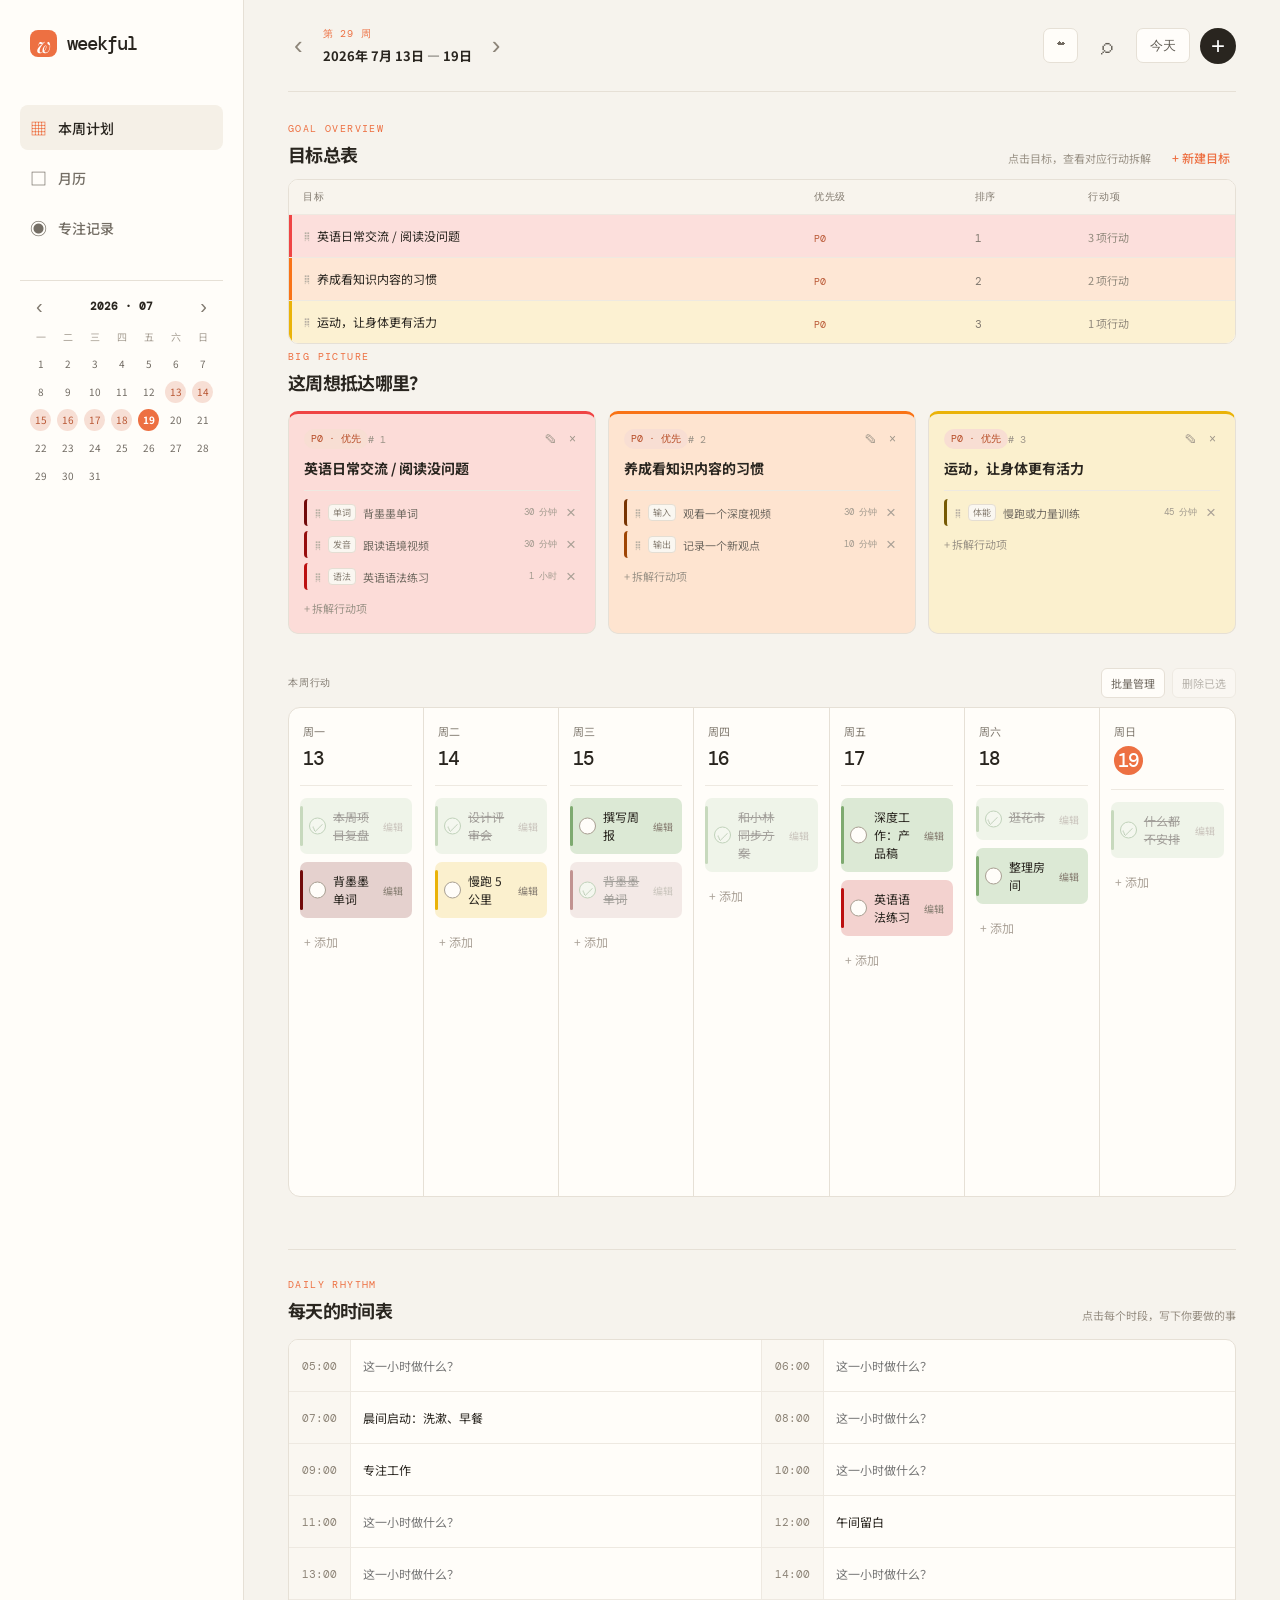
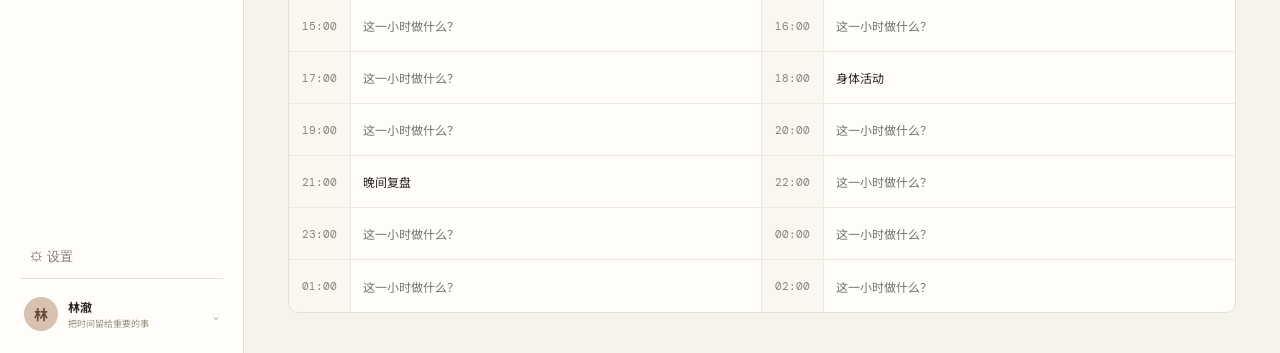
<file: weekly-planner.html>
<!doctype html>
<html lang="zh-CN">
  <head>
    <meta charset="UTF-8" />
    <meta name="viewport" content="width=device-width, initial-scale=1.0" />
    <title>本周，慢慢来</title>
    <link rel="preconnect" href="https://fonts.googleapis.com" />
    <link rel="preconnect" href="https://fonts.gstatic.com" crossorigin />
    <link href="https://fonts.googleapis.com/css2?family=DM+Mono:wght@400;500&family=Noto+Sans+SC:wght@400;500;600;700&family=Playfair+Display:ital,wght@0,600;0,700;1,600&display=swap" rel="stylesheet" />
    <style>
:root{--ink:#29251f;--muted:#817a70;--line:#e6e0d6;--paper:#fcfbf8;--cream:#f4efe6;--orange:#ed7042;--blue:#dce9ed;--green:#dce9d5;--yellow:#f9ebc7}*{box-sizing:border-box}body{margin:0;background:#f6f3ed;color:var(--ink);font-family:'Noto Sans SC',sans-serif;font-size:14px}.app-shell{min-height:100vh;display:grid;grid-template-columns:244px 1fr}.sidebar{background:#fffdf9;border-right:1px solid var(--line);padding:30px 20px 20px;display:flex;flex-direction:column}.brand{display:flex;align-items:center;gap:10px;color:var(--ink);font-family:'DM Mono',monospace;font-size:19px;font-weight:500;text-decoration:none;letter-spacing:-1px;padding:0 10px}.brand-mark{width:27px;height:27px;border-radius:8px;color:white;background:var(--orange);display:grid;place-items:center;font-family:'Playfair Display';font-style:italic;font-size:21px}.nav{margin:48px 0 30px;display:grid;gap:5px}.nav-item{padding:10px;border-radius:8px;text-decoration:none;color:#746e65;display:flex;gap:12px;align-items:center;font-weight:500}.nav-item span{font-size:17px;width:16px;text-align:center}.nav-item.active{color:var(--ink);background:#f5f0e7}.nav-item.active span{color:var(--orange)}.mini-calendar{padding:18px 10px;border-top:1px solid var(--line)}.cal-title{display:flex;justify-content:space-between;align-items:center;margin-bottom:16px;font-family:'DM Mono',monospace;font-size:11px}.cal-title button{border:0;background:none;font-size:20px;line-height:12px;color:#817a70;cursor:pointer}.week-labels,.dates{display:grid;grid-template-columns:repeat(7,1fr);text-align:center;gap:6px}.week-labels{color:#a59d92;font-size:10px;margin-bottom:9px}.dates span{height:22px;font-size:10px;line-height:22px;border-radius:50%;color:#716b63}.dates .today{background:var(--orange);color:white;font-weight:700}.dates .week{background:#f7dfd5;color:#b95835}.sidebar-bottom{margin-top:auto}.settings{border:0;background:none;color:var(--muted);padding:12px 10px;cursor:pointer}.profile{border-top:1px solid var(--line);padding:18px 4px 2px;display:flex;align-items:center;gap:10px}.avatar{width:34px;height:34px;border-radius:50%;display:grid;place-items:center;background:#d7c2af;color:#644a39;font-weight:700}.profile b,.profile small{display:block}.profile b{font-size:12px}.profile small{font-size:9px;color:#999185;margin-top:2px}.profile>span{margin-left:auto;color:#999}.workspace{padding:0 44px 40px;max-width:1550px;width:100%;margin:auto}.topbar{height:92px;display:flex;align-items:center;justify-content:space-between;border-bottom:1px solid var(--line)}.week-switch{display:flex;align-items:center;gap:14px}.week-switch button{border:0;background:none;font-size:26px;color:#8d8579;cursor:pointer}.week-switch span{display:block;color:var(--orange);font:10px 'DM Mono';letter-spacing:.08em;margin-bottom:4px}.week-switch b{font-size:13px}.top-actions{display:flex;gap:10px;align-items:center}.icon-btn,.today-btn{height:35px;border:1px solid var(--line);background:#fffdfa;border-radius:7px;padding:0 13px;color:#625d55;cursor:pointer}.icon-btn{font-size:23px;border:0;background:transparent}.round-btn{width:36px;height:36px;border:0;border-radius:50%;background:var(--ink);color:white;font-size:24px;cursor:pointer}.hero{padding:54px 0 37px;display:flex;justify-content:space-between;align-items:end}.eyebrow{font:10px 'DM Mono',monospace;letter-spacing:.14em;color:var(--orange);margin:0 0 12px}.hero h1{font:600 38px/1.25 'Noto Sans SC',sans-serif;letter-spacing:-1.5px;margin:0}.hero h1 em{font-family:'Playfair Display';font-weight:600;color:var(--orange);letter-spacing:0}.subline{color:var(--muted);margin:11px 0 0;font-size:13px}.progress-card{width:245px;padding:15px 17px;background:#fffdf9;border:1px solid var(--line);border-radius:10px}.progress-copy{display:flex;justify-content:space-between;font-size:12px}.progress-copy b{font-family:'DM Mono';font-size:11px}.progress-track{height:5px;background:#eee8df;border-radius:10px;margin:12px 0 9px;overflow:hidden}.progress-track i{display:block;width:50%;height:100%;background:var(--orange);border-radius:inherit;transition:.3s}.progress-card p{font-size:10px;color:var(--muted);margin:0}.week-grid{display:grid;grid-template-columns:repeat(7,minmax(135px,1fr));border:1px solid var(--line);border-radius:12px;background:#fffdf9;overflow:hidden;min-height:490px}.day-column{border-right:1px solid var(--line);padding:15px 11px}.day-column:last-child{border:0}.day-head{padding:0 3px 14px;border-bottom:1px solid #eee9e1;margin-bottom:12px}.day-head .dow{display:block;font-size:11px;color:var(--muted);margin-bottom:7px}.day-head strong{font:500 19px 'DM Mono';letter-spacing:-1px}.day-column.today-col .day-head strong{display:grid;place-items:center;width:29px;height:29px;border-radius:50%;background:var(--orange);color:#fff}.task{position:relative;padding:10px 8px 10px 12px;border-radius:7px;margin-bottom:8px;background:var(--cream);font-size:12px;line-height:1.5;cursor:pointer;transition:transform .15s}.task:hover{transform:translateY(-2px)}.task::before{content:'';position:absolute;left:0;top:8px;bottom:8px;width:3px;border-radius:2px;background:#b7a793}.task.work{background:var(--blue)}.task.work::before{background:#6e99a6}.task.life{background:var(--yellow)}.task.life::before{background:#d4a654}.task.focus{background:var(--green)}.task.focus::before{background:#7eaa70}.task time{font:9px 'DM Mono';color:#77756e;display:block;margin-bottom:4px}.task.done{opacity:.43;text-decoration:line-through}.task.done::after{content:'✓';position:absolute;right:8px;top:9px;text-decoration:none;color:#487b40;font-weight:bold}.add-inline{width:100%;color:#aaa197;border:0;background:transparent;text-align:left;padding:7px 4px;cursor:pointer;font:12px 'Noto Sans SC'}.add-inline:hover{color:var(--orange)}.floating-add{margin:22px auto 0;display:flex;gap:8px;align-items:center;border:0;background:none;color:#756e65;cursor:pointer;font:13px 'Noto Sans SC'}.floating-add span{display:grid;place-items:center;border:1px solid #bdb6ab;border-radius:50%;height:22px;width:22px;font-size:18px;font-weight:300}dialog{border:0;border-radius:16px;padding:0;box-shadow:0 24px 80px #40372a4d;width:min(410px,calc(100vw - 32px));color:var(--ink)}dialog::backdrop{background:#28221bb0}dialog form{padding:31px;position:relative}.close{position:absolute;right:14px;top:9px;border:0;background:none;font-size:27px;color:#8c8479;cursor:pointer}dialog h2{font-size:24px;margin:0 0 26px;letter-spacing:-1px}label{display:block;font-size:12px;font-weight:600;margin:14px 0;color:#5e584f}input,select{display:block;width:100%;margin-top:7px;padding:11px;border:1px solid var(--line);border-radius:7px;background:#fffdf9;font:13px 'Noto Sans SC';color:var(--ink);outline-color:var(--orange)}.form-row{display:grid;grid-template-columns:1fr 1fr;gap:12px}.save-btn{margin-top:24px;width:100%;border:0;background:var(--ink);color:white;border-radius:8px;padding:12px;font:500 13px 'Noto Sans SC';cursor:pointer}@media(max-width:900px){.app-shell{grid-template-columns:1fr}.sidebar{display:none}.workspace{padding:0 20px 32px}.week-grid{overflow-x:auto;grid-template-columns:repeat(7,150px)}.hero{align-items:start;gap:25px;flex-direction:column}.progress-card{width:100%}}@media(max-width:520px){.topbar{height:76px}.week-switch b{font-size:11px}.hero{padding-top:36px}.hero h1{font-size:30px}.today-btn{display:none}}
.goals-section{padding:0 0 34px}.section-heading{display:flex;align-items:end;justify-content:space-between;margin-bottom:16px}.section-heading .eyebrow{margin-bottom:6px}.section-heading h2{font-size:18px;letter-spacing:-.7px;margin:0}.text-add{border:0;background:none;color:var(--orange);font:500 12px 'Noto Sans SC';cursor:pointer}.goals-grid{display:grid;grid-template-columns:repeat(3,minmax(220px,1fr));gap:12px}.goal-card{position:relative;background:#fffdf9;border:1px solid var(--line);border-radius:10px;padding:15px;min-height:160px}.goal-card.priority-p0{border-top:3px solid var(--orange)}.goal-meta{display:flex;justify-content:space-between;align-items:center;margin-bottom:9px}.priority-pill{font:10px 'DM Mono';padding:3px 7px;border-radius:10px;background:#f8ded3;color:#b64c26}.priority-pill.p1{background:#eee6d9;color:#806c54}.priority-pill.p2{background:#e3ece0;color:#5e8058}.rank{font:10px 'DM Mono';color:#9b9387}.goal-card h3{margin:0 0 12px;font-size:14px;line-height:1.45}.action-list{border-top:1px solid #eee9e1;padding-top:8px;display:grid;gap:5px}.action-row{display:flex;align-items:center;gap:7px;font-size:11px;color:#716a61}.action-dot{width:5px;height:5px;border-radius:50%;background:#9bb6bc}.action-duration{margin-left:auto;color:#a19a8e;font:9px 'DM Mono'}.add-action{margin-top:8px;border:0;background:none;color:#9b9387;padding:2px 0;font:11px 'Noto Sans SC';cursor:pointer}.add-action:hover{color:var(--orange)}.goal-empty{border:1px dashed #cfc6b9;background:transparent;display:grid;place-items:center;color:#928a7d;min-height:160px;border-radius:10px;font-size:12px}.weekday-picker{display:none;margin-top:12px;padding:10px;border:1px solid var(--line);background:#faf7f1;border-radius:7px;font-size:11px;color:#716a61}.weekday-picker.show{display:block}.weekday-picker>div{display:flex;gap:5px;margin-top:8px}.weekday-picker label{margin:0;cursor:pointer}.weekday-picker input{display:none}.weekday-picker label span{display:grid;place-items:center;width:26px;height:26px;border:1px solid #d9d2c8;border-radius:50%;font-size:10px;background:#fffdf9}.weekday-picker input:checked+span{background:var(--orange);border-color:var(--orange);color:white}@media(max-width:900px){.goals-grid{overflow-x:auto;grid-template-columns:repeat(3,250px)}}
.action-row{width:100%;border:0;background:transparent;padding:3px 0;text-align:left;cursor:pointer;font:11px 'Noto Sans SC'}.action-row:hover{color:var(--orange)}.action-row:hover .action-dot{background:var(--orange)}
.action-dimension{flex:0 0 auto;color:#8a8175;border:1px solid #e5ded3;background:#faf7f1;border-radius:4px;padding:1px 4px;font-size:9px}.action-row>span:nth-of-type(2){min-width:0;overflow:hidden;text-overflow:ellipsis;white-space:nowrap}.action-row .action-duration{white-space:nowrap}
.action-row{display:flex;align-items:center;gap:5px;width:100%;padding:3px 0;border-radius:4px}.action-row.dragging{opacity:.4}.action-row:has(.action-edit:hover){background:#faf7f1}.drag-handle{color:#b7afa3;cursor:grab;font-size:14px;line-height:1;padding:0 2px}.drag-handle:active{cursor:grabbing}.action-edit{min-width:0;display:flex;align-items:center;gap:7px;flex:1;border:0;background:transparent;text-align:left;color:#716a61;padding:2px 0;cursor:pointer;font:11px 'Noto Sans SC'}.action-edit:hover{color:var(--orange)}.action-delete{width:18px;height:18px;border:0;border-radius:50%;background:transparent;color:#a9a096;cursor:pointer;font-size:17px;line-height:16px;padding:0}.action-delete:hover{background:#f7dcd1;color:#b94e2a}.action-edit .action-duration{margin-left:auto}
.goal-card{cursor:grab}.goal-card.dragging{opacity:.45}.goal-card:active{cursor:grabbing}.goal-controls{display:flex;gap:4px;margin-left:auto}.goal-control{border:0;background:transparent;color:#9d9589;cursor:pointer;padding:1px 4px;font-size:12px}.goal-control:hover{color:var(--orange)}.week-tools{display:flex;justify-content:space-between;align-items:center;margin:0 0 9px;color:#817a70;font:10px 'DM Mono';letter-spacing:.08em}.week-tools div{display:flex;gap:7px}.batch-toggle,.batch-delete{border:1px solid var(--line);background:#fffdf9;border-radius:6px;padding:6px 9px;color:#716a61;font:11px 'Noto Sans SC';cursor:pointer}.batch-toggle.active{background:var(--ink);color:white;border-color:var(--ink)}.batch-delete:not(:disabled){border-color:#e7a489;color:#b84d2b}.batch-delete:disabled{opacity:.45;cursor:default}.task-select{display:none;position:absolute;right:7px;top:8px;accent-color:var(--orange)}.batch-mode .task-select{display:block}.batch-mode .task{padding-right:27px}.custom-category{display:none}.custom-category.show{display:block}
.goals-grid{grid-auto-flow:row;grid-auto-rows:max-content;align-items:stretch}.goal-card{min-width:0;height:100%;align-self:stretch}
.goal-table-section{padding:30px 0 6px}.goal-table-heading{display:flex;align-items:end;justify-content:space-between;margin-bottom:12px}.goal-table-heading .eyebrow{margin-bottom:6px}.goal-table-heading h2{font-size:18px;margin:0;letter-spacing:-.7px}.goal-table-heading>span{color:#9a9286;font-size:11px}.goal-table-actions{display:flex;align-items:center;gap:15px}.goal-table-actions span{color:#9a9286;font-size:11px}.goal-table-wrap{border:1px solid var(--line);border-radius:10px;overflow:hidden;background:#fffdf9}.goal-table{width:100%;border-collapse:collapse;table-layout:fixed}.goal-table th{padding:10px 14px;text-align:left;background:#f8f4ed;color:#837b70;font:10px 'DM Mono';letter-spacing:.08em}.goal-table th:nth-child(1){width:54%}.goal-table th:nth-child(2){width:17%}.goal-table th:nth-child(3){width:12%}.goal-table td{padding:11px 14px;border-top:1px solid #eee9e1;font-size:12px}.goal-table tbody tr{cursor:pointer;transition:background .15s}.goal-table tbody tr:hover,.goal-table tbody tr.focused{background:#fff0e9}.goal-table .table-priority{font:10px 'DM Mono';color:#b95835}.goal-table .table-rank{font:11px 'DM Mono';color:#81796f}.goal-table .table-actions{color:#928a7d;font-size:11px}.goal-card.goal-focus{outline:2px solid var(--orange);outline-offset:2px;box-shadow:0 8px 22px #d56c3a1c}@media(max-width:700px){.goal-table-section{padding-top:22px}.goal-table th:nth-child(4),.goal-table td:nth-child(4){display:none}.goal-table th:nth-child(1){width:60%}.goal-table-heading>span,.goal-table-actions span{display:none}.goal-table-wrap{overflow-x:auto}.goal-table{min-width:500px}}
.goal-table tr.dragging{opacity:.45}.table-drag{display:inline-block;margin-right:7px;color:#b6aea2;font-size:14px;cursor:grab;vertical-align:-1px}.table-edit{border:0;background:none;color:var(--orange);font:11px 'Noto Sans SC';cursor:pointer;padding:2px 0}.table-edit:hover{text-decoration:underline}
.goal-color-field input[type="color"]{height:38px;padding:4px;cursor:pointer}.goal-card{border-top-color:var(--goal-color,#ed7042)!important}.goal-card .action-dot{background:var(--goal-color,#9bb6bc)}.goal-table tbody tr{box-shadow:inset 3px 0 0 var(--goal-color,transparent)}
.goal-card{background:color-mix(in srgb,var(--goal-color,#ed7042) 18%,#fffdf9)!important}.goal-table tbody tr{background:color-mix(in srgb,var(--goal-color,#ed7042) 16%,#fffdf9)!important}.goal-table tbody tr:hover,.goal-table tbody tr.focused{background:color-mix(in srgb,var(--goal-color,#ed7042) 25%,#fffdf9)!important}
.goal-card.drop-before{box-shadow:0 -4px 0 var(--goal-color,#ed7042)}.goal-card.drop-after{box-shadow:0 4px 0 var(--goal-color,#ed7042)}.goal-table tr.drop-before{box-shadow:inset 3px 0 0 var(--goal-color,transparent),inset 0 4px 0 var(--goal-color,#ed7042)!important}.goal-table tr.drop-after{box-shadow:inset 3px 0 0 var(--goal-color,transparent),inset 0 -4px 0 var(--goal-color,#ed7042)!important}
.task.goal-linked{background:color-mix(in srgb,var(--task-color,#ed7042) 18%,#fffdf9)}.task.goal-linked::before{background:var(--task-color,#ed7042)}
.cloud-btn{height:35px;width:35px;border:1px solid var(--line);border-radius:7px;background:#fffdf9;color:#716a61;font-size:16px;cursor:pointer;position:relative}.cloud-btn.connected::after{content:'';position:absolute;right:5px;top:5px;width:6px;height:6px;background:#60a554;border:1px solid white;border-radius:50%}.cloud-form{padding:31px;position:relative}.cloud-form h2{font-size:24px;margin:0 0 10px;letter-spacing:-1px}.cloud-intro{color:#756d62;font-size:12px;line-height:1.7;margin:0 0 18px}.cloud-help{font-size:10px;line-height:1.6;color:#938b7f;margin:8px 0 0}.cloud-help code{background:#f4efe7;padding:1px 4px;border-radius:3px}.cloud-state{display:flex;gap:10px;align-items:center;padding:12px;background:#f7f3ec;border-radius:8px}.cloud-state i{width:10px;height:10px;border-radius:50%;background:#61a658}.cloud-state b,.cloud-state small{display:block}.cloud-state b{font-size:12px}.cloud-state small{font-size:10px;color:#938b7f;margin-top:3px}.cloud-actions{display:grid;grid-template-columns:1fr 1fr;gap:8px;margin-top:14px}.cloud-actions button{border:1px solid var(--line);background:#fffdf9;border-radius:7px;padding:9px;color:#645d55;font:12px 'Noto Sans SC';cursor:pointer}.cloud-actions button:nth-child(2){background:var(--ink);border-color:var(--ink);color:#fff}.cloud-actions button:nth-child(3){grid-column:1/-1;border-color:#e8c2b4;color:#b45b3b}.cloud-status{min-height:18px;color:#766e64;font-size:11px;margin:11px 0 0}.cloud-status.error{color:#c25532}.cloud-status.success{color:#51894a}
.goal-color-field{margin:14px 0;color:#5e584f;font-size:12px;font-weight:600}.goal-palette{display:grid;grid-template-columns:repeat(10,1fr);gap:7px;margin-top:8px}.goal-palette button{aspect-ratio:1;border:2px solid transparent;border-radius:6px;background:var(--swatch);cursor:pointer;transition:transform .12s,border-color .12s}.goal-palette button:hover{transform:scale(1.12)}.goal-palette button.selected{border-color:var(--ink);box-shadow:0 0 0 2px #fffdf9,0 0 0 3px var(--ink)}.color-more{display:flex;align-items:center;gap:8px;margin:12px 0 0;color:#817a70;font-size:11px}.color-more input[type="color"]{margin:0;width:30px;height:24px;padding:2px;border-radius:5px}
.daily-schedule{margin-top:52px;padding-top:28px;border-top:1px solid var(--line)}.schedule-hint{font-size:11px;color:#958d81}.daily-timeline{display:grid;grid-template-columns:repeat(5,1fr);gap:10px}.routine-slot{position:relative;min-height:116px;padding:14px;border:1px solid var(--line);border-top:3px solid var(--routine-color,#ed7042);border-radius:9px;background:color-mix(in srgb,var(--routine-color,#ed7042) 12%,#fffdf9)}.routine-slot time{display:block;font:11px 'DM Mono';color:var(--routine-color,#ed7042);margin-bottom:16px}.routine-slot h3{font-size:13px;margin:0 0 5px;letter-spacing:-.3px}.routine-slot p{font-size:10px;line-height:1.55;color:#7e766b;margin:0}@media(max-width:900px){.daily-timeline{overflow-x:auto;grid-template-columns:repeat(5,160px)}}@media(max-width:520px){.schedule-hint{display:none}}
.daily-timeline{display:block;border:1px solid var(--line);border-radius:10px;overflow:hidden;background:#fffdf9}.time-grid{display:grid;grid-template-columns:repeat(2,minmax(0,1fr))}.time-row{display:grid;grid-template-columns:62px 1fr;align-items:center;min-height:52px;margin:0;padding:0;border:0;border-bottom:1px solid #eee9e1;border-right:1px solid #eee9e1}.time-row:nth-child(2n){border-right:0}.time-row:nth-last-child(-n+2){border-bottom:0}.time-row time{align-self:stretch;display:flex;align-items:center;justify-content:center;color:#8c8376;background:#faf7f1;border-right:1px solid #eee9e1;font:11px 'DM Mono'}.time-row input{width:100%;height:100%;margin:0;border:0;border-radius:0;background:transparent;padding:10px 12px;font:12px 'Noto Sans SC';outline:none}.time-row input:focus{background:#fff4ed;box-shadow:inset 0 0 0 2px var(--orange)}@media(max-width:700px){.time-grid{grid-template-columns:1fr}.time-row,.time-row:nth-child(2n){border-right:0}.time-row:nth-last-child(-n+2){border-bottom:1px solid #eee9e1}.time-row:last-child{border-bottom:0}}
.task{min-height:42px;padding:10px 42px 10px 33px}.task.done::after{display:none}.task-done-toggle{position:absolute;left:9px;top:50%;transform:translateY(-50%);width:17px;height:17px;padding:0;border:1px solid #a89f92;border-radius:50%;background:#fffdf9;color:#497a43;font-size:12px;line-height:14px;cursor:pointer}.task.done .task-done-toggle{background:#e7f0e3;border-color:#6f9b69}.task-edit{position:absolute;right:7px;top:50%;transform:translateY(-50%);border:0;background:transparent;color:#8a8175;padding:4px 2px;font:10px 'Noto Sans SC';cursor:pointer}.task-edit:hover{color:var(--orange);text-decoration:underline}.task-content{display:block;overflow-wrap:anywhere}.edit-task-hint{margin:0 0 8px;padding:8px 10px;border-radius:7px;background:#fff1ea;color:#a65234;font-size:11px;line-height:1.55}.action-color-field{margin:14px 0;color:#5e584f;font-size:12px;font-weight:600}.action-palette{display:flex;flex-wrap:wrap;gap:7px;margin-top:8px}.action-palette button{width:25px;height:25px;border:2px solid transparent;border-radius:50%;background:var(--swatch);cursor:pointer}.action-palette button.selected{border-color:var(--ink);box-shadow:0 0 0 2px #fffdf9,0 0 0 3px var(--ink)}.goal-card .action-dot{background:var(--action-color,var(--goal-color,#9bb6bc))}.action-row{border-left:3px solid var(--action-color,var(--goal-color,#9bb6bc));padding-left:5px!important}

    </style>
  </head>
  <body>
    <main class="app-shell">
      <aside class="sidebar">
        <a class="brand" href="#"><span class="brand-mark">w</span><span>weekful</span></a>
        <nav class="nav" aria-label="主导航">
          <a class="nav-item active" href="#plan"><span>▦</span>本周计划</a>
          <a class="nav-item" href="#calendar"><span>□</span>月历</a>
          <a class="nav-item" href="#focus"><span>◉</span>专注记录</a>
        </nav>
        <section class="mini-calendar" aria-label="七月日历">
          <div class="cal-title"><button aria-label="上个月">‹</button><strong>2026 · 07</strong><button aria-label="下个月">›</button></div>
          <div class="week-labels"><span>一</span><span>二</span><span>三</span><span>四</span><span>五</span><span>六</span><span>日</span></div>
          <div class="dates" id="dates"></div>
        </section>
        <div class="sidebar-bottom"><button class="settings">⚙ 设置</button><div class="profile"><div class="avatar">林</div><div><b>林澈</b><small>把时间留给重要的事</small></div><span>⌄</span></div></div>
      </aside>

      <section class="workspace" id="plan">
        <header class="topbar">
          <div class="week-switch"><button>‹</button><div><span>第 29 周</span><b>2026年 7月 13日 — 19日</b></div><button>›</button></div>
          <div class="top-actions" hidden><button class="cloud-btn" id="openCloudDialog" aria-label="云同步" title="云同步">☁</button><button class="icon-btn" aria-label="搜索">⌕</button><button class="today-btn">今天</button><button class="round-btn" id="openModal" aria-label="新增计划">+</button></div>
        </header>

        <section class="goal-table-section" aria-label="目标总表">
          <div class="goal-table-heading"><div><p class="eyebrow">GOAL OVERVIEW</p><h2>目标总表</h2></div><div class="goal-table-actions"><span>点击目标，查看对应行动拆解</span><button class="text-add" id="openGoalTableModal">+ 新建目标</button></div></div>
          <div class="goal-table-wrap"><table class="goal-table"><thead><tr><th>目标</th><th>优先级</th><th>排序</th><th>行动项</th></tr></thead><tbody id="goalTableBody"></tbody></table></div>
        </section>

        <section class="goals-section" aria-label="本周整体目标">
          <div class="section-heading"><div><p class="eyebrow">BIG PICTURE</p><h2>这周想抵达哪里？</h2></div></div>
          <div class="goals-grid" id="goalsGrid"></div>
        </section>

        <div class="week-tools"><span>本周行动</span><div><button class="batch-toggle" id="toggleBatch">批量管理</button><button class="batch-delete" id="batchDelete" disabled>删除已选</button></div></div>
        <section class="week-grid" id="weekGrid" aria-label="本周计划"></section>
        <section class="daily-schedule" aria-label="每日时间表">
          <div class="section-heading"><div><p class="eyebrow">DAILY RHYTHM</p><h2>每天的时间表</h2></div><span class="schedule-hint">点击每个时段，写下你要做的事</span></div>
          <div class="daily-timeline" id="dailyTimeline"></div>
        </section>
      </section>
    </main>

    <dialog id="taskDialog">
      <form method="dialog" id="taskForm">
        <button class="close" type="button" data-close="taskDialog" aria-label="关闭">×</button>
        <p class="eyebrow">SCHEDULE ACTION</p><h2 id="taskDialogTitle">安排行动项</h2>
        <div class="form-row"><label>关联目标<select id="taskGoal"></select></label><label>行动项<select id="taskAction"></select></label></div>
        <label>计划内容<input id="taskName" required placeholder="例如：整理项目素材" maxlength="40" /></label>
        <p class="edit-task-hint" id="editTaskHint" hidden>保存后，本周中相同的行动项将一并更新。</p>
        <label>开始日期<select id="taskDay"></select></label>
        <label>重复安排<select id="repeatType"><option value="once">仅这一天</option><option value="daily">每天</option><option value="alternate">隔一天</option><option value="custom">自选星期</option></select></label>
        <div class="weekday-picker" id="weekdayPicker"><span>选择日期</span><div id="weekdayChoices"></div></div>
        <button class="save-btn" id="taskSaveButton" value="default">加入本周计划</button>
      </form>
    </dialog>
    <dialog id="goalDialog">
      <form method="dialog" id="goalForm"><button class="close" type="button" data-close="goalDialog" aria-label="关闭">×</button><p class="eyebrow">WEEKLY DIRECTION</p><h2>写下整体目标</h2>
        <div class="form-row"><label>优先级<select id="goalPriority"><option value="P0">P0 · 最重要</option><option value="P1">P1 · 重要</option><option value="P2">P2 · 可以做</option></select></label><label>排序<input id="goalRank" type="number" min="1" max="99" value="1" /></label></div>
        <label>目标<input id="goalName" required maxlength="40" placeholder="例如：英语日常交流更自如" /></label>
        <div class="goal-color-field"><span>标记颜色</span><div class="goal-palette" id="goalPalette"><button type="button" data-color="#ef4444" style="--swatch:#ef4444" title="红色"></button><button type="button" data-color="#f97316" style="--swatch:#f97316" title="橙色"></button><button type="button" data-color="#eab308" style="--swatch:#eab308" title="黄色"></button><button type="button" data-color="#22a06b" style="--swatch:#22a06b" title="绿色"></button><button type="button" data-color="#1598d4" style="--swatch:#1598d4" title="蓝色"></button><button type="button" data-color="#3b6fd8" style="--swatch:#3b6fd8" title="深蓝"></button><button type="button" data-color="#8b3fd1" style="--swatch:#8b3fd1" title="紫色"></button><button type="button" data-color="#d65b91" style="--swatch:#d65b91" title="粉色"></button><button type="button" data-color="#65758b" style="--swatch:#65758b" title="灰蓝"></button><button type="button" data-color="#795548" style="--swatch:#795548" title="棕色"></button></div><label class="color-more">更多颜色<input id="goalColor" type="color" value="#ed7042" /></label></div>
        <button class="save-btn" value="default">创建目标</button>
      </form>
    </dialog>
    <dialog id="actionDialog">
      <form method="dialog" id="actionForm"><button class="close" type="button" data-close="actionDialog" aria-label="关闭">×</button><p class="eyebrow">ACTION BREAKDOWN</p><h2 id="actionDialogTitle">添加行动项</h2>
        <label>具体行动<input id="actionName" required maxlength="40" placeholder="例如：背墨墨单词" /></label>
        <div class="form-row"><label>维度 / 类别<input id="actionDimension" maxlength="20" placeholder="例如：单词" /></label><label>预计耗时<input id="actionDuration" maxlength="20" placeholder="例如：30 分钟" /></label></div>
        <div class="action-color-field"><span>行动项颜色</span><div class="action-palette" id="actionPalette"><button type="button" data-color="#ef4444" style="--swatch:#ef4444" title="红色"></button><button type="button" data-color="#f97316" style="--swatch:#f97316" title="橙色"></button><button type="button" data-color="#eab308" style="--swatch:#eab308" title="黄色"></button><button type="button" data-color="#22a06b" style="--swatch:#22a06b" title="绿色"></button><button type="button" data-color="#1598d4" style="--swatch:#1598d4" title="蓝色"></button><button type="button" data-color="#3b6fd8" style="--swatch:#3b6fd8" title="深蓝"></button><button type="button" data-color="#8b3fd1" style="--swatch:#8b3fd1" title="紫色"></button><button type="button" data-color="#d65b91" style="--swatch:#d65b91" title="粉色"></button></div><input id="actionColor" type="hidden" value="#1598d4" /></div>
        <button class="save-btn" value="default">保存行动项</button>
      </form>
    </dialog>
    <dialog id="cloudDialog">
      <div class="cloud-form"><button class="close" type="button" data-close="cloudDialog" aria-label="关闭">×</button><p class="eyebrow">GITHUB GIST SYNC</p><h2>跨设备同步</h2>
        <p class="cloud-intro">计划会保存到你的私人 GitHub Gist。连接后，修改会自动同步；在另一台设备连接同一 Gist 即可继续使用。</p>
        <div id="cloudSetup"><label>GitHub 用户名<input id="cloudUser" autocomplete="username" placeholder="例如：shiny1177" /></label><label>Personal Access Token<input id="cloudToken" type="password" autocomplete="off" placeholder="需要 gist 权限" /></label><p class="cloud-help">在 GitHub Settings → Developer settings → Personal access tokens 中创建 Token，并勾选 <code>gist</code> 权限。</p><button class="save-btn" id="connectCloud" type="button">连接并创建同步空间</button></div>
        <div id="cloudConnected" hidden><div class="cloud-state"><i></i><div><b id="cloudAccount"></b><small id="cloudLastSync">已连接</small></div></div><div class="cloud-actions"><button id="pullCloud" type="button">下载云端数据</button><button id="pushCloud" type="button">立即同步</button><button id="disconnectCloud" type="button">断开连接</button></div></div>
        <p class="cloud-status" id="cloudStatus" aria-live="polite"></p>
      </div>
    </dialog>
    <script>
const labels=['周一','周二','周三','周四','周五','周六','周日'];
const numbers=[13,14,15,16,17,18,19];
const goals=[
  {id:1,title:'英语日常交流 / 阅读没问题',priority:'P0',rank:1,actions:[{name:'背墨墨单词',dimension:'单词',duration:'30 分钟'},{name:'跟读语境视频',dimension:'发音',duration:'30 分钟'},{name:'英语语法练习',dimension:'语法',duration:'1 小时'}]},
  {id:2,title:'养成看知识内容的习惯',priority:'P0',rank:2,actions:[{name:'观看一个深度视频',dimension:'输入',duration:'30 分钟'},{name:'记录一个新观点',dimension:'输出',duration:'10 分钟'}]},
  {id:3,title:'运动，让身体更有活力',priority:'P0',rank:3,actions:[{name:'慢跑或力量训练',dimension:'体能',duration:'45 分钟'}]}
];
const tasks=[
  [{time:'09:30',text:'本周项目复盘',type:'work',done:true},{time:'20:00',text:'背墨墨单词',type:'focus',goal:1}],
  [{time:'10:00',text:'设计评审会',type:'work',done:true},{time:'19:30',text:'慢跑 5 公里',type:'life',goal:3}],
  [{time:'09:00',text:'撰写周报',type:'work'},{time:'20:00',text:'背墨墨单词',type:'focus',goal:1,done:true}],
  [{time:'11:00',text:'和小林同步方案',type:'work',done:true}],
  [{time:'09:30',text:'深度工作：产品稿',type:'focus'},{time:'20:00',text:'英语语法练习',type:'focus',goal:1}],
  [{time:'10:00',text:'逛花市',type:'life',done:true},{time:'16:00',text:'整理房间',type:'life'}],
  [{time:'',text:'什么都不安排',type:'focus',done:true}]
];
const dailyRoutine={'07':'晨间启动：洗漱、早餐','09':'专注工作','12':'午间留白','18':'身体活动','21':'晚间复盘'};
const categories=['work','life','focus'];const goalColors=['#ef4444','#f97316','#eab308','#22a06b','#1598d4','#3b6fd8','#8b3fd1','#d65b91','#65758b','#795548'];
function hexToHsl(hex){const value=hex.replace('#','');const red=parseInt(value.slice(0,2),16)/255,green=parseInt(value.slice(2,4),16)/255,blue=parseInt(value.slice(4,6),16)/255;const max=Math.max(red,green,blue),min=Math.min(red,green,blue);let hue=0,saturation=0;const lightness=(max+min)/2;if(max!==min){const delta=max-min;saturation=lightness>.5?delta/(2-max-min):delta/(max+min);if(max===red)hue=(green-blue)/delta+(green<blue?6:0);else if(max===green)hue=(blue-red)/delta+2;else hue=(red-green)/delta+4;hue/=6}return {h:Math.round(hue*360),s:Math.round(saturation*100),l:Math.round(lightness*100)}}
function hslToHex(h,s,l){s/=100;l/=100;const chroma=(1-Math.abs(2*l-1))*s;const secondary=chroma*(1-Math.abs((h/60)%2-1));const match=l-chroma/2;const [r,g,b]=h<60?[chroma,secondary,0]:h<120?[secondary,chroma,0]:h<180?[0,chroma,secondary]:h<240?[0,secondary,chroma]:h<300?[secondary,0,chroma]:[chroma,0,secondary];return '#'+[r,g,b].map(value=>Math.round((value+match)*255).toString(16).padStart(2,'0')).join('')}
function actionColorShades(base){const {h,s}=hexToHsl(base);return [24,32,40,48,58,68,78,88].map(lightness=>hslToHex(h,Math.max(58,s),lightness))}
function restoreState(){try{const saved=JSON.parse(localStorage.getItem('weekful-planner-data'));if(!saved)return;if(Array.isArray(saved.goals))goals.splice(0,goals.length,...saved.goals);if(Array.isArray(saved.tasks))tasks.splice(0,tasks.length,...saved.tasks);if(saved.dailyRoutine&&typeof saved.dailyRoutine==='object')Object.assign(dailyRoutine,saved.dailyRoutine);if(Array.isArray(saved.categories))saved.categories.forEach(category=>{if(!categories.includes(category))categories.push(category)})}catch(error){console.warn('无法读取已保存的计划',error)}}
function saveState(){try{localStorage.setItem('weekful-planner-data',JSON.stringify({goals,tasks,dailyRoutine,categories}));scheduleCloudSync()}catch(error){console.warn('无法保存计划',error)}}
function normalizedActionName(text){return [...String(text||'').replace(/\s/g,'')].sort().join('')}
function findActionByTaskText(task,goal){if(!goal||!task.text)return;const exact=goal.actions.find(action=>action.name===task.text);if(exact)return exact;const matches=goal.actions.filter(action=>normalizedActionName(action.name)===normalizedActionName(task.text));return matches.length===1?matches[0]:undefined}
function findActionForTask(task,goal){const byText=findActionByTaskText(task,goal);if(byText)return byText;if(!goal)return;const byId=goal.actions.find(action=>action.id===task.actionId);if(byId)return byId;const byName=goal.actions.find(action=>action.name===task.actionName);return byName}
function reconcileGoalTaskLinks(goal){tasks.flat().filter(task=>task.goal===goal.id).forEach(task=>{const action=findActionByTaskText(task,goal);if(action){task.actionId=action.id;task.actionName=action.name;task.actionColor=action.color}})}
restoreState();let nextActionId=1;goals.forEach((goal,index)=>{if(!goal.color)goal.color=goalColors[index%goalColors.length];goal.actions.forEach((action,actionIndex)=>{if(!action.id)action.id=`action-${nextActionId++}`;else nextActionId=Math.max(nextActionId,(Number(String(action.id).replace(/\D/g,''))||0)+1);if(!action.color)action.color=actionColorShades(goal.color)[actionIndex%8]})});tasks.flat().forEach(task=>{const goal=goals.find(item=>item.id===task.goal);const action=findActionForTask(task,goal);if(action){task.actionId=action.id;task.actionName=action.name;task.actionColor=action.color}});let nextTaskId=1;tasks.flat().forEach(task=>{if(!task.id)task.id=nextTaskId++;else nextTaskId=Math.max(nextTaskId,task.id+1)});
const $=s=>document.querySelector(s); const grid=$('#weekGrid'); const taskDialog=$('#taskDialog'); const goalDialog=$('#goalDialog'); const actionDialog=$('#actionDialog'); const cloudDialog=$('#cloudDialog'); let chosenDay=0; let editingAction=null; let editingGoal=null; let editingTask=null; let batchMode=false; const selectedTaskIds=new Set();
function clearGoalDropHints(){document.querySelectorAll('.goal-card.drop-before,.goal-card.drop-after,.goal-table tr.drop-before,.goal-table tr.drop-after').forEach(item=>item.classList.remove('drop-before','drop-after'))}
function showGoalDropHint(element,event){event.preventDefault();clearGoalDropHints();const rect=element.getBoundingClientRect();element.classList.add(event.clientY<rect.top+rect.height/2?'drop-before':'drop-after')}
function moveGoal(fromId,targetId,position){if(fromId===targetId)return;const fromIndex=goals.findIndex(goal=>goal.id===fromId);const targetIndex=goals.findIndex(goal=>goal.id===targetId);let insertIndex=targetIndex+(position==='after'?1:0);const [moved]=goals.splice(fromIndex,1);if(fromIndex<insertIndex)insertIndex--;goals.splice(insertIndex,0,moved);goals.forEach((goal,index)=>goal.rank=index+1);renderGoals()}

function renderGoals(){
  saveState();
  const root=$('#goalsGrid'); root.innerHTML='';
  renderGoalTable();
  [...goals].sort((a,b)=>a.rank-b.rank).forEach(goal=>{const card=document.createElement('article');card.id=`goal-card-${goal.id}`;card.className=`goal-card priority-${goal.priority.toLowerCase()}`;card.style.setProperty('--goal-color',goal.color);card.draggable=true;card.dataset.goal=goal.id;card.innerHTML=`<div class="goal-meta"><span class="priority-pill ${goal.priority.toLowerCase()}">${goal.priority} · 优先</span><span class="rank"># ${goal.rank}</span><span class="goal-controls"><button class="goal-control goal-edit" title="编辑目标">✎</button><button class="goal-control goal-delete" title="删除目标">×</button></span></div><h3>${goal.title}</h3><div class="action-list">${goal.actions.map((a,i)=>`<div class="action-row" draggable="true" data-goal="${goal.id}" data-action="${i}" style="--action-color:${a.color||goal.color}"><span class="drag-handle" title="拖动排序">⠿</span><button class="action-edit" title="编辑行动项"><span class="action-dimension">${a.dimension||'行动'}</span><span>${a.name}</span><span class="action-duration">${a.duration||'待估时'}</span></button><button class="action-delete" title="删除行动项" aria-label="删除 ${a.name}">×</button></div>`).join('')}</div><button class="add-action" data-goal="${goal.id}">+ 拆解行动项</button>`;root.append(card)});
  root.querySelectorAll('.add-action').forEach(btn=>btn.onclick=()=>openAction(+btn.dataset.goal));
  root.querySelectorAll('.action-edit').forEach(btn=>btn.onclick=()=>{const row=btn.closest('.action-row');openAction(+row.dataset.goal,+row.dataset.action)});
  root.querySelectorAll('.action-delete').forEach(btn=>btn.onclick=()=>{const row=btn.closest('.action-row');const goal=goals.find(g=>g.id===+row.dataset.goal);goal.actions.splice(+row.dataset.action,1);renderGoals();fillGoalOptions(goal.id)});
  root.querySelectorAll('.action-row').forEach(row=>{row.addEventListener('dragstart',e=>{e.dataTransfer.setData('text/plain',JSON.stringify({goal:+row.dataset.goal,index:+row.dataset.action}));row.classList.add('dragging')});row.addEventListener('dragend',()=>row.classList.remove('dragging'));row.addEventListener('dragover',e=>e.preventDefault());row.addEventListener('drop',e=>{e.preventDefault();const from=JSON.parse(e.dataTransfer.getData('text/plain'));const targetGoal=+row.dataset.goal;const targetIndex=+row.dataset.action;if(from.goal!==targetGoal||from.index===targetIndex)return;const goal=goals.find(g=>g.id===targetGoal);const [moved]=goal.actions.splice(from.index,1);goal.actions.splice(targetIndex,0,moved);renderGoals();fillGoalOptions(goal.id)})});
  root.querySelectorAll('.goal-edit').forEach(btn=>btn.onclick=()=>openGoal(+btn.closest('.goal-card').dataset.goal));
  root.querySelectorAll('.goal-delete').forEach(btn=>btn.onclick=()=>{const id=+btn.closest('.goal-card').dataset.goal;if(window.confirm('删除这个目标及其行动项吗？')){goals.splice(goals.findIndex(g=>g.id===id),1);renderGoals();fillGoalOptions()}});
  root.querySelectorAll('.goal-card').forEach(card=>{card.ondblclick=e=>{if(!e.target.closest('button'))openGoal(+card.dataset.goal)};card.addEventListener('dragstart',e=>{if(e.target.closest('.action-row'))return;e.dataTransfer.setData('goal-id',card.dataset.goal);card.classList.add('dragging')});card.addEventListener('dragend',()=>{card.classList.remove('dragging');clearGoalDropHints()});card.addEventListener('dragover',e=>showGoalDropHint(card,e));card.addEventListener('dragleave',()=>card.classList.remove('drop-before','drop-after'));card.addEventListener('drop',e=>{e.preventDefault();const from=+e.dataTransfer.getData('goal-id');const position=card.classList.contains('drop-after')?'after':'before';clearGoalDropHints();if(from)moveGoal(from,+card.dataset.goal,position)})});
}
function renderGoalTable(){const body=$('#goalTableBody');body.innerHTML=[...goals].sort((a,b)=>a.rank-b.rank).map(goal=>`<tr draggable="true" data-goal="${goal.id}" style="--goal-color:${goal.color}"><td><span class="table-drag" title="拖动排序">⠿</span>${goal.title}</td><td><span class="table-priority">${goal.priority}</span></td><td><span class="table-rank">${goal.rank}</span></td><td><span class="table-actions">${goal.actions.length} 项行动</span></td></tr>`).join('');body.querySelectorAll('tr').forEach(row=>{row.onclick=e=>{if(!e.target.closest('button'))openGoal(+row.dataset.goal)};row.addEventListener('dragstart',e=>{e.dataTransfer.setData('goal-id',row.dataset.goal);row.classList.add('dragging')});row.addEventListener('dragend',()=>{row.classList.remove('dragging');clearGoalDropHints()});row.addEventListener('dragover',e=>showGoalDropHint(row,e));row.addEventListener('dragleave',()=>row.classList.remove('drop-before','drop-after'));row.addEventListener('drop',e=>{e.preventDefault();const from=+e.dataTransfer.getData('goal-id');const position=row.classList.contains('drop-after')?'after':'before';clearGoalDropHints();if(from)moveGoal(from,+row.dataset.goal,position)})})}
function actionColorForTask(task,goal){const action=findActionForTask(task,goal);return action?.color||task.actionColor||goal?.color}
function renderWeek(){
  saveState();
  grid.innerHTML='';grid.classList.toggle('batch-mode',batchMode);tasks.forEach((items,i)=>{const col=document.createElement('article');col.className='day-column '+(i===6?'today-col':'');col.innerHTML=`<div class="day-head"><span class="dow">${labels[i]}</span><strong>${numbers[i]}</strong></div>`;items.forEach(task=>{const el=document.createElement('div');const linkedGoal=goals.find(goal=>goal.id===task.goal);el.className=`task ${linkedGoal?'goal-linked':'focus'}${task.done?' done':''}`;const color=actionColorForTask(task,linkedGoal);if(color)el.style.setProperty('--task-color',color);el.innerHTML=`<input class="task-select" type="checkbox" ${selectedTaskIds.has(task.id)?'checked':''} aria-label="选择 ${task.text}"><button class="task-done-toggle" title="标记完成" aria-label="标记 ${task.text} 完成">${task.done?'✓':''}</button><span class="task-content">${task.text}</span><button class="task-edit" title="编辑行动项">编辑</button>`;el.onclick=()=>{if(!batchMode)openTaskEditor(task)};el.querySelector('.task-edit').onclick=e=>{e.stopPropagation();openTaskEditor(task)};el.querySelector('.task-done-toggle').onclick=e=>{e.stopPropagation();task.done=!task.done;renderWeek()};el.querySelector('.task-select').onclick=e=>e.stopPropagation();el.querySelector('.task-select').onchange=e=>{e.target.checked?selectedTaskIds.add(task.id):selectedTaskIds.delete(task.id);updateBatchControls()};col.append(el)});const add=document.createElement('button');add.className='add-inline';add.textContent='+ 添加';add.onclick=()=>openTask(i);col.append(add);grid.append(col)});updateProgress();updateBatchControls()
}
function renderDailyTimeline(){const timeline=$('#dailyTimeline');const hours=[...Array.from({length:19},(_,index)=>index+5),0,1,2].map(hour=>String(hour).padStart(2,'0'));timeline.innerHTML=`<div class="time-grid">${hours.map(hour=>`<label class="time-row"><time>${hour}:00</time><input data-hour="${hour}" value="${dailyRoutine[hour]||''}" placeholder="这一小时做什么？" /></label>`).join('')}</div>`;timeline.querySelectorAll('input').forEach(input=>input.onchange=()=>{dailyRoutine[input.dataset.hour]=input.value;saveState()})}
function updateProgress(){const text=$('#progressText');if(!text)return;const all=tasks.flat();const done=all.filter(x=>x.done).length;text.textContent=`${done} / ${all.length}`;$('#progressBar').style.width=`${all.length?done/all.length*100:0}%`;$('.progress-card p').textContent=done===all.length?'这一周的计划都完成了，真棒。':done>=all.length/2?'已经完成一半，保持这个节奏。':'从最小的一件开始，也很好。'}
function fillGoalOptions(selected){const select=$('#taskGoal');select.innerHTML='<option value="">不关联目标</option>'+goals.map(g=>`<option value="${g.id}">${g.priority} · ${g.title}</option>`).join('');if(selected)select.value=selected; fillActionOptions()}
function fillActionOptions(){const goal=goals.find(g=>g.id===+$('#taskGoal').value);$('#taskAction').innerHTML='<option value="">自由安排</option>'+(goal?goal.actions.map(a=>`<option value="${a.id}">${a.name}</option>`).join(''):'')}
function openTask(day=0,goal){editingTask=null;chosenDay=day;$('#taskDay').value=day;$('#taskName').value='';$('#repeatType').value='once';$('#repeatType').disabled=false;$('#weekdayPicker').classList.remove('show');$('#taskDialogTitle').textContent='安排行动项';$('#taskSaveButton').textContent='加入本周计划';$('#editTaskHint').hidden=true;fillGoalOptions(goal);taskDialog.showModal();setTimeout(()=>$('#taskName').focus(),50)}
function openTaskEditor(task){editingTask=task;const day=tasks.findIndex(items=>items.includes(task));chosenDay=day<0?0:day;$('#taskDay').value=chosenDay;fillGoalOptions(task.goal);const goal=goals.find(item=>item.id===task.goal);$('#taskAction').value=task.actionId||goal?.actions.find(action=>action.name===(task.actionName||task.text))?.id||'';$('#taskName').value=task.text;$('#repeatType').value='once';$('#repeatType').disabled=true;$('#weekdayPicker').classList.remove('show');$('#taskDialogTitle').textContent='编辑行动项';$('#taskSaveButton').textContent='保存修改';$('#editTaskHint').hidden=false;taskDialog.showModal();setTimeout(()=>$('#taskName').focus(),50)}

$('#openModal').onclick=()=>openTask();$('#openGoalTableModal').onclick=()=>openGoal();
document.querySelectorAll('[data-close]').forEach(btn=>btn.onclick=()=>document.getElementById(btn.dataset.close).close());
$('#taskDay').innerHTML=labels.map((l,i)=>`<option value="${i}">${l} · ${numbers[i]}日</option>`).join('');
$('#weekdayChoices').innerHTML=labels.map((l,i)=>`<label><input type="checkbox" value="${i}"><span>${l.slice(1)}</span></label>`).join('');
$('#taskGoal').onchange=fillActionOptions;
$('#repeatType').onchange=e=>$('.weekday-picker').classList.toggle('show',e.target.value==='custom');
$('#taskAction').onchange=e=>{const goal=goals.find(item=>item.id===+$('#taskGoal').value);const action=goal?.actions.find(item=>item.id===e.target.value);if(action)$('#taskName').value=action.name};
function taskSeriesMatches(candidate,source){return source.seriesId?candidate.seriesId===source.seriesId:!candidate.seriesId&&candidate.text===source.text&&candidate.goal===source.goal}
$('#taskForm').addEventListener('submit',e=>{if(e.submitter?.value==='cancel')return;e.preventDefault();const text=$('#taskName').value.trim();if(!text)return;const goalId=+$('#taskGoal').value||undefined;const linkedGoal=goals.find(goal=>goal.id===goalId);const action=linkedGoal?.actions.find(item=>item.id===$('#taskAction').value);const actionId=action?.id;const actionName=action?.name||text;const actionColor=action?.color||linkedGoal?.color;if(editingTask){tasks.flat().filter(task=>taskSeriesMatches(task,editingTask)).forEach(task=>Object.assign(task,{text,goal:goalId,actionId,actionName,actionColor}));editingTask=null;taskDialog.close();renderWeek();return}const start=+$('#taskDay').value;const repeat=$('#repeatType').value;let days=repeat==='daily'?[0,1,2,3,4,5,6]:repeat==='alternate'?[start,...[1,2,3].map(n=>start+n*2).filter(n=>n<7)]:repeat==='custom'?[...document.querySelectorAll('#weekdayChoices input:checked')].map(x=>+x.value):[start];if(!days.length)days=[start];const seriesId=`series-${Date.now()}-${Math.random().toString(36).slice(2,7)}`;days.forEach(day=>tasks[day].push({id:nextTaskId++,text,goal:goalId,actionId,actionName,actionColor,seriesId}));$('#taskName').value='';taskDialog.close();renderWeek()});
function setGoalColor(color){$('#goalColor').value=color;document.querySelectorAll('#goalPalette button').forEach(button=>button.classList.toggle('selected',button.dataset.color.toLowerCase()===color.toLowerCase()))}
function openGoal(id){editingGoal=id?goals.find(g=>g.id===id):null;$('#goalName').value=editingGoal?.title||'';$('#goalPriority').value=editingGoal?.priority||'P0';$('#goalRank').value=editingGoal?.rank||goals.length+1;setGoalColor(editingGoal?.color||goalColors[goals.length%goalColors.length]);goalDialog.showModal();setTimeout(()=>$('#goalName').focus(),50)}
$('#goalForm').addEventListener('submit',e=>{if(e.submitter?.value==='cancel')return;e.preventDefault();const title=$('#goalName').value.trim();if(!title)return;const data={title,priority:$('#goalPriority').value,rank:+$('#goalRank').value,color:$('#goalColor').value};if(editingGoal){const colorChanged=editingGoal.color!==data.color;Object.assign(editingGoal,data);if(colorChanged){editingGoal.actions.forEach((action,index)=>action.color=actionColorShades(editingGoal.color)[index%8]);tasks.flat().filter(task=>task.goal===editingGoal.id).forEach(task=>{const action=findActionForTask(task,editingGoal);if(action){task.actionId=action.id;task.actionColor=action.color}})}}else goals.push({id:Date.now(),...data,actions:[]});goals.sort((a,b)=>a.rank-b.rank);goalDialog.close();renderGoals();fillGoalOptions()});
document.querySelectorAll('#goalPalette button').forEach(button=>button.onclick=()=>setGoalColor(button.dataset.color));$('#goalColor').oninput=e=>setGoalColor(e.target.value);
function updateBatchControls(){$('#toggleBatch').classList.toggle('active',batchMode);$('#toggleBatch').textContent=batchMode?'完成管理':'批量管理';$('#batchDelete').disabled=selectedTaskIds.size===0}
$('#toggleBatch').onclick=()=>{batchMode=!batchMode;if(!batchMode)selectedTaskIds.clear();renderWeek()};
$('#batchDelete').onclick=()=>{if(!selectedTaskIds.size)return;tasks.forEach((items,i)=>tasks[i]=items.filter(task=>!selectedTaskIds.has(task.id)));selectedTaskIds.clear();renderWeek()};
function setActionColor(color){$('#actionColor').value=color;document.querySelectorAll('#actionPalette button').forEach(button=>button.classList.toggle('selected',button.dataset.color.toLowerCase()===color.toLowerCase()))}
function refreshActionPalette(goalColor,selectedColor,defaultIndex=3){const shades=actionColorShades(goalColor);const selected=shades.includes((selectedColor||'').toLowerCase())?selectedColor:shades[defaultIndex%shades.length];document.querySelectorAll('#actionPalette button').forEach((button,index)=>{button.dataset.color=shades[index];button.style.setProperty('--swatch',shades[index]);button.title=`${index<3?'深色':index>4?'浅色':'标准'}色调`});setActionColor(selected)}
function openAction(goalId,actionIndex){const goal=goals.find(g=>g.id===goalId);editingAction={goalId,actionIndex};const action=Number.isInteger(actionIndex)?goal.actions[actionIndex]:null;$('#actionDialogTitle').textContent=action?'编辑行动项':`拆解「${goal.title}」`;$('#actionName').value=action?.name||'';$('#actionDimension').value=action?.dimension||'';$('#actionDuration').value=action?.duration||'';refreshActionPalette(goal.color,action?.color,action?3:goal.actions.length);actionDialog.showModal();setTimeout(()=>$('#actionName').focus(),50)}
$('#actionForm').addEventListener('submit',e=>{e.preventDefault();const goal=goals.find(g=>g.id===editingAction.goalId);reconcileGoalTaskLinks(goal);const previous=Number.isInteger(editingAction.actionIndex)?goal.actions[editingAction.actionIndex]:null;const action={id:previous?.id||`action-${nextActionId++}`,name:$('#actionName').value.trim(),dimension:$('#actionDimension').value.trim(),duration:$('#actionDuration').value.trim()||'待估时',color:$('#actionColor').value};if(!action.name)return;if(previous)tasks.flat().filter(task=>task.goal===goal.id&&task.actionId===previous.id).forEach(task=>Object.assign(task,{actionId:action.id,actionName:action.name,text:task.text===previous.name?action.name:task.text,actionColor:action.color}));if(Number.isInteger(editingAction.actionIndex))goal.actions[editingAction.actionIndex]=action;else goal.actions.push(action);actionDialog.close();renderGoals();renderWeek();fillGoalOptions(goal.id)});
document.querySelectorAll('#actionPalette button').forEach(button=>button.onclick=()=>setActionColor(button.dataset.color));
let cloudUser=localStorage.getItem('weekful-cloud-user')||'';let cloudToken=localStorage.getItem('weekful-cloud-token')||'';let cloudGist=localStorage.getItem('weekful-cloud-gist')||'';let cloudTimer=null;const GIST_FILE='weekful-planner-data.json';
function cloudHeaders(){return {'Authorization':`Bearer ${cloudToken}`,'Accept':'application/vnd.github+json','Content-Type':'application/json'}}
function cloudPayload(){return {goals,tasks,dailyRoutine,categories,updatedAt:new Date().toISOString()}}
function setCloudStatus(message,type=''){const status=$('#cloudStatus');status.textContent=message;status.className=`cloud-status ${type}`}
function updateCloudUI(){const connected=!!(cloudToken&&cloudGist);$('#cloudSetup').hidden=connected;$('#cloudConnected').hidden=!connected;$('#openCloudDialog').classList.toggle('connected',connected);if(connected){$('#cloudAccount').textContent=`${cloudUser} · 已连接 GitHub Gist`;$('#cloudLastSync').textContent=localStorage.getItem('weekful-last-sync')||'准备同步'}}
async function findOrCreateCloudGist(){const response=await fetch('https://api.github.com/gists?per_page=100',{headers:cloudHeaders()});if(!response.ok)throw new Error(`无法读取 Gist（${response.status}）`);const list=await response.json();const existing=list.find(gist=>gist.files&&gist.files[GIST_FILE]);if(existing)return existing.id;const created=await fetch('https://api.github.com/gists',{method:'POST',headers:cloudHeaders(),body:JSON.stringify({description:'Weekful 周计划表数据',public:false,files:{[GIST_FILE]:{content:JSON.stringify(cloudPayload())}}})});if(!created.ok)throw new Error(`无法创建 Gist（${created.status}）`);return (await created.json()).id}
function applyCloudPayload(data){if(!data)return;if(Array.isArray(data.goals))goals.splice(0,goals.length,...data.goals);if(Array.isArray(data.tasks))tasks.splice(0,tasks.length,...data.tasks);if(data.dailyRoutine&&typeof data.dailyRoutine==='object')Object.assign(dailyRoutine,data.dailyRoutine);if(Array.isArray(data.categories)){categories.splice(0,categories.length,...data.categories)}goals.forEach((goal,index)=>{if(!goal.color)goal.color=goalColors[index%goalColors.length]});nextTaskId=1;tasks.flat().forEach(task=>{if(!task.id)task.id=nextTaskId++;else nextTaskId=Math.max(nextTaskId,task.id+1)});localStorage.setItem('weekful-planner-data',JSON.stringify({goals,tasks,dailyRoutine,categories}))}
async function pullCloud(manual=false){if(!cloudToken||!cloudGist)return;setCloudStatus('正在下载云端数据…');try{const response=await fetch(`https://api.github.com/gists/${cloudGist}`,{headers:cloudHeaders()});if(!response.ok)throw new Error(`下载失败（${response.status}）`);const gist=await response.json();const content=gist.files?.[GIST_FILE]?.content;if(content){applyCloudPayload(JSON.parse(content));renderGoals();renderWeek();renderDailyTimeline();fillGoalOptions()}const stamp=`已同步 · ${new Date().toLocaleString('zh-CN')}`;localStorage.setItem('weekful-last-sync',stamp);updateCloudUI();setCloudStatus(stamp,'success')}catch(error){setCloudStatus(error.message,'error')}}
async function pushCloud(manual=false){if(!cloudToken||!cloudGist)return;try{if(manual)setCloudStatus('正在同步…');const response=await fetch(`https://api.github.com/gists/${cloudGist}`,{method:'PATCH',headers:cloudHeaders(),body:JSON.stringify({files:{[GIST_FILE]:{content:JSON.stringify(cloudPayload())}}})});if(!response.ok)throw new Error(`同步失败（${response.status}）`);const stamp=`已同步 · ${new Date().toLocaleString('zh-CN')}`;localStorage.setItem('weekful-last-sync',stamp);updateCloudUI();if(manual)setCloudStatus(stamp,'success')}catch(error){if(manual)setCloudStatus(error.message,'error')}}
function scheduleCloudSync(){if(!cloudToken||!cloudGist)return;clearTimeout(cloudTimer);cloudTimer=setTimeout(()=>pushCloud(),1200)}
$('#openCloudDialog').onclick=()=>{updateCloudUI();setCloudStatus('');cloudDialog.showModal()};
$('#connectCloud').onclick=async()=>{const user=$('#cloudUser').value.trim();const token=$('#cloudToken').value.trim();if(!user||!token){setCloudStatus('请填写 GitHub 用户名和 Token。','error');return}setCloudStatus('正在验证 GitHub 连接…');try{const verify=await fetch('https://api.github.com/user',{headers:{'Authorization':`Bearer ${token}`,'Accept':'application/vnd.github+json'}});if(!verify.ok)throw new Error('Token 无效，或尚未勾选 gist 权限。');cloudUser=user;cloudToken=token;cloudGist=await findOrCreateCloudGist();localStorage.setItem('weekful-cloud-user',cloudUser);localStorage.setItem('weekful-cloud-token',cloudToken);localStorage.setItem('weekful-cloud-gist',cloudGist);updateCloudUI();await pullCloud()}catch(error){setCloudStatus(error.message,'error')}};
$('#pullCloud').onclick=()=>pullCloud(true);$('#pushCloud').onclick=()=>pushCloud(true);$('#disconnectCloud').onclick=()=>{cloudUser='';cloudToken='';cloudGist='';localStorage.removeItem('weekful-cloud-user');localStorage.removeItem('weekful-cloud-token');localStorage.removeItem('weekful-cloud-gist');updateCloudUI();setCloudStatus('已断开，当前本地数据不会被删除。')};
const dates=$('#dates');for(let i=1;i<=31;i++){const d=document.createElement('span');d.textContent=i;if(i>=13&&i<=19)d.className='week';if(i===19)d.className='today';dates.append(d)}
updateCloudUI();renderGoals();renderWeek();renderDailyTimeline();fillGoalOptions();if(cloudToken&&cloudGist)pullCloud();

    </script>
  </body>
</html>
</file>
